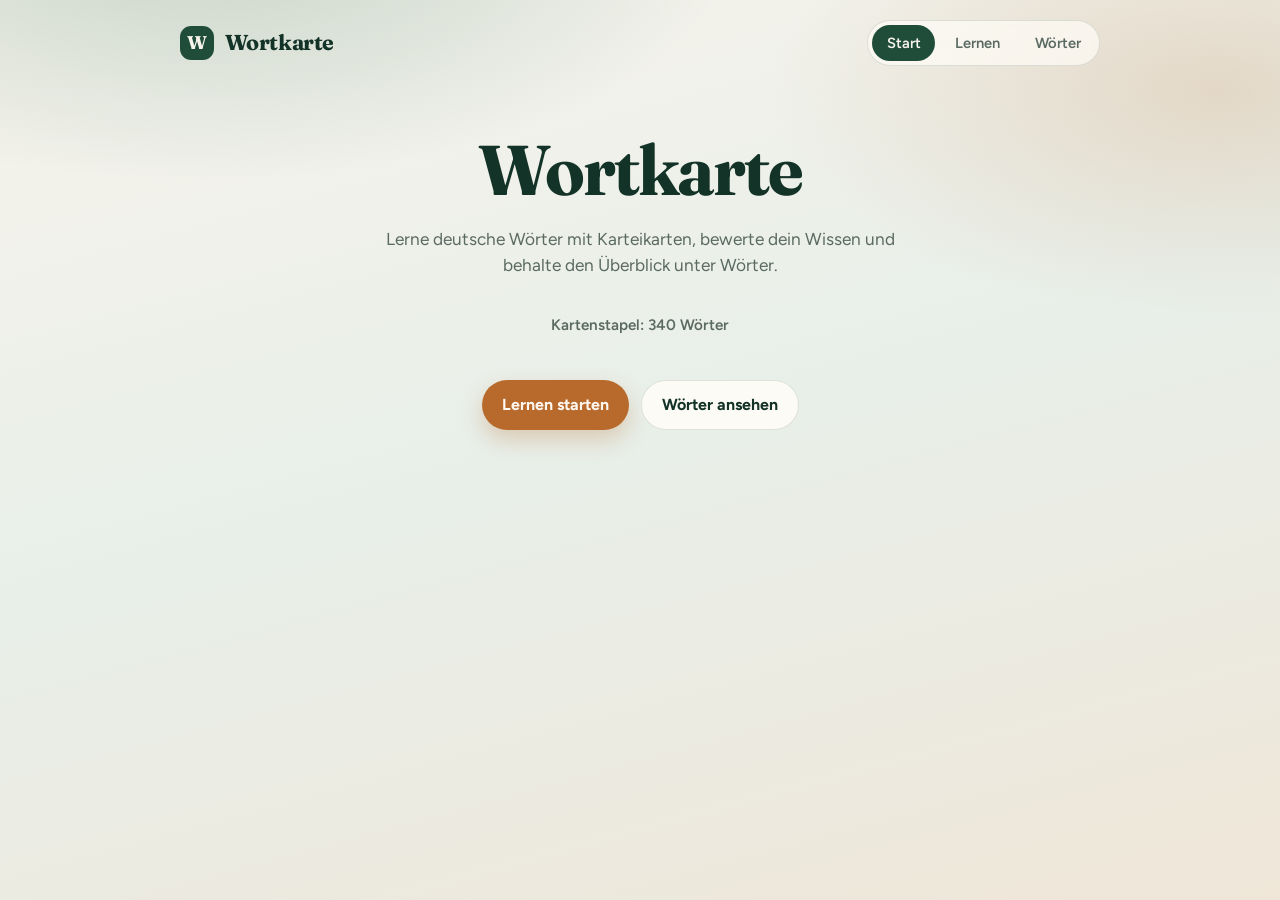
<file: index.html>
<!DOCTYPE html>
<html lang="de">
<head>
  <meta charset="UTF-8">
  <meta name="viewport" content="width=device-width, initial-scale=1.0, viewport-fit=cover">
  <meta name="theme-color" content="#1f4d3a">
  <meta name="apple-mobile-web-app-capable" content="yes">
  <meta name="apple-mobile-web-app-status-bar-style" content="default">
  <meta name="apple-mobile-web-app-title" content="Wortkarte">
  <title>Wortkarte — Deutsch lernen</title>
  <link rel="manifest" href="manifest.webmanifest">
  <link rel="icon" href="icon-192.png" type="image/png">
  <link rel="apple-touch-icon" href="icon-192.png">
  <link rel="preconnect" href="https://fonts.googleapis.com">
  <link rel="preconnect" href="https://fonts.gstatic.com" crossorigin>
  <link href="https://fonts.googleapis.com/css2?family=Figtree:wght@400;500;600;700&family=Fraunces:opsz,wght@9..144,500;9..144,700&display=swap" rel="stylesheet">
  <link rel="stylesheet" href="styles.css?v=343">
</head>
<body>
  <div class="atmosphere" aria-hidden="true"></div>

  <div id="app" class="app">
    <header class="topbar">
      <button type="button" class="brand" id="brand-btn" aria-label="Zur Startseite">
        <span class="brand-mark">W</span>
        <span class="brand-name">Wortkarte</span>
      </button>
      <nav class="nav" aria-label="Hauptnavigation">
        <button type="button" class="nav-btn" data-view="home" id="nav-home">Start</button>
        <button type="button" class="nav-btn" data-view="study" id="nav-study">Lernen</button>
        <button type="button" class="nav-btn" data-view="browse" id="nav-browse">Wörter</button>
      </nav>
    </header>

    <main id="main" class="main" aria-live="polite"></main>
  </div>

  <script src="words.js?v=343"></script>
  <script src="app.js?v=343"></script>
</body>
</html>
</file>
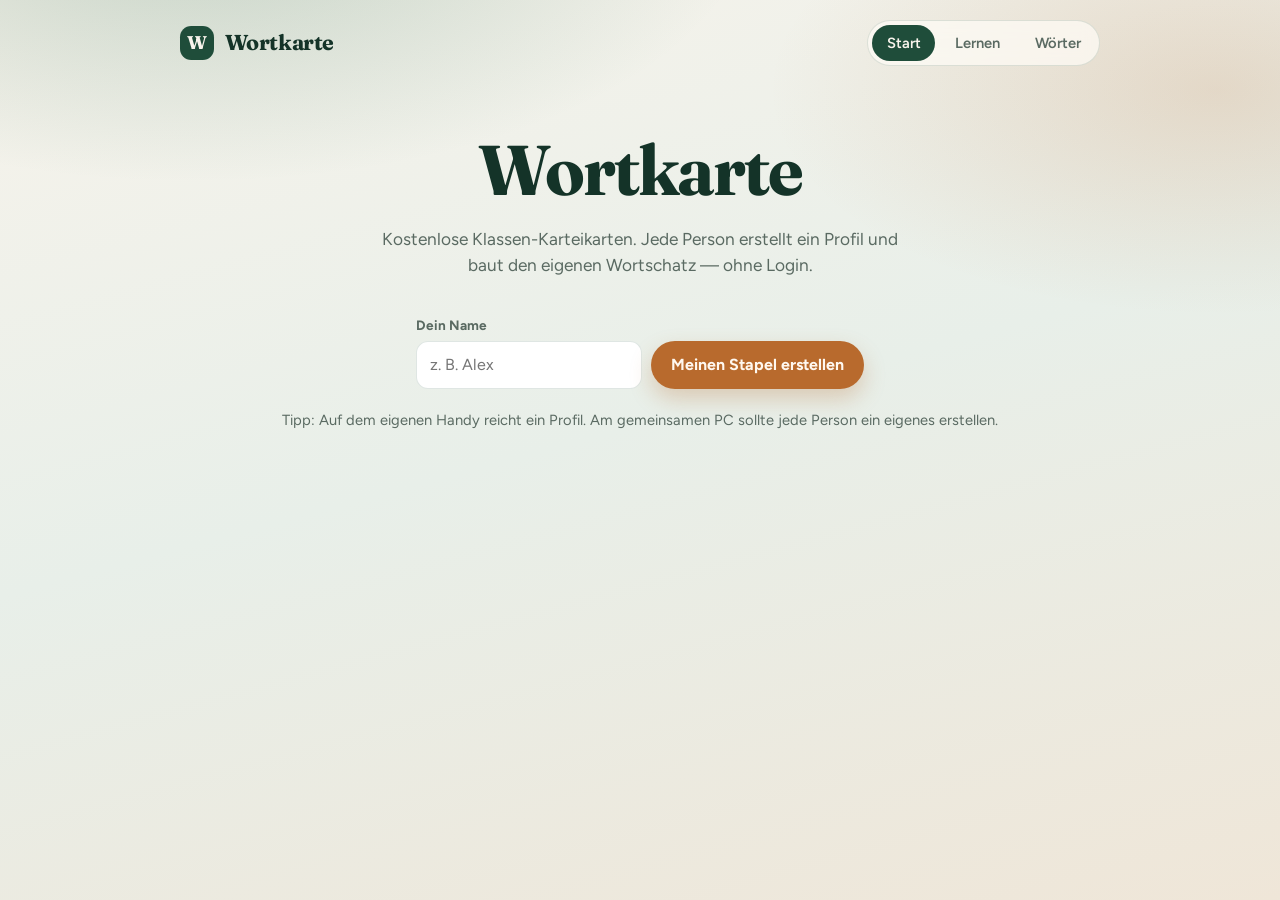
<file: flashcard-share/index.html>
<!DOCTYPE html>
<html lang="de">
<head>
  <meta charset="UTF-8">
  <meta name="viewport" content="width=device-width, initial-scale=1.0, viewport-fit=cover">
  <meta name="theme-color" content="#1f4d3a">
  <meta name="apple-mobile-web-app-capable" content="yes">
  <meta name="apple-mobile-web-app-status-bar-style" content="default">
  <meta name="apple-mobile-web-app-title" content="Wortkarte">
  <title>Wortkarte — Klassen-Stapel</title>
  <link rel="manifest" href="manifest.webmanifest">
  <link rel="icon" href="icon-192.png" type="image/png">
  <link rel="apple-touch-icon" href="icon-192.png">
  <link rel="preconnect" href="https://fonts.googleapis.com">
  <link rel="preconnect" href="https://fonts.gstatic.com" crossorigin>
  <link href="https://fonts.googleapis.com/css2?family=Figtree:wght@400;500;600;700&family=Fraunces:opsz,wght@9..144,500;9..144,700&display=swap" rel="stylesheet">
  <link rel="stylesheet" href="styles.css?v=share4">
</head>
<body>
  <div class="atmosphere" aria-hidden="true"></div>

  <div id="app" class="app">
    <header class="topbar">
      <button type="button" class="brand" id="brand-btn" aria-label="Zur Startseite">
        <span class="brand-mark">W</span>
        <span class="brand-name">Wortkarte</span>
      </button>
      <nav class="nav" aria-label="Hauptnavigation">
        <button type="button" class="nav-btn" data-view="home" id="nav-home">Start</button>
        <button type="button" class="nav-btn" data-view="study" id="nav-study">Lernen</button>
        <button type="button" class="nav-btn" data-view="browse" id="nav-browse">Wörter</button>
      </nav>
    </header>

    <main id="main" class="main" aria-live="polite"></main>
  </div>

  <script src="tracking-config.js"></script>
  <script src="words.js"></script>
  <script src="app.js?v=share4"></script>
</body>
</html>
</file>
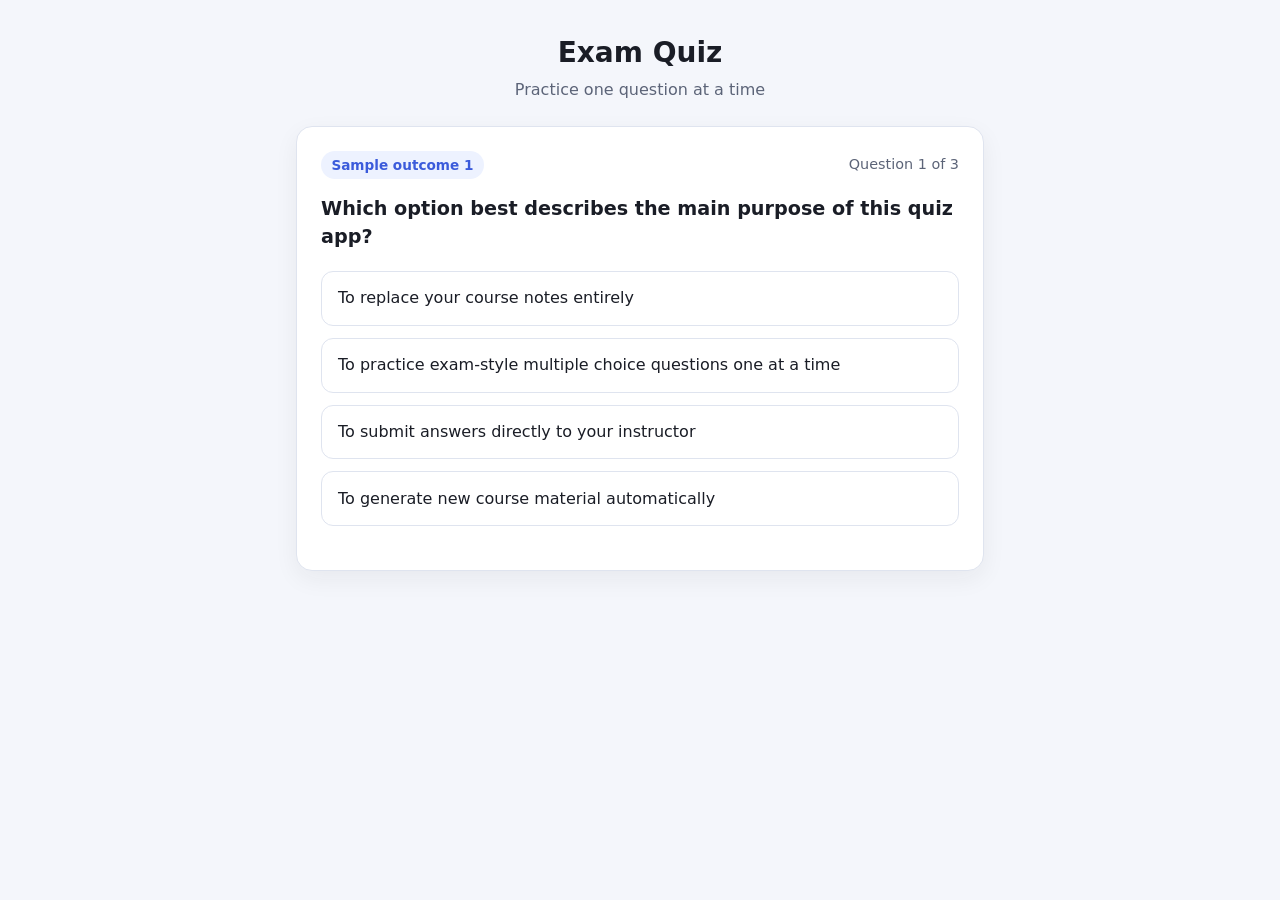
<file: quiz-app/index.html>
<!DOCTYPE html>
<html lang="en">
<head>
  <meta charset="UTF-8">
  <meta name="viewport" content="width=device-width, initial-scale=1.0">
  <title>Exam Quiz</title>
  <link rel="stylesheet" href="styles.css">
</head>
<body>
  <div class="app">
    <header class="header">
      <h1>Exam Quiz</h1>
      <p class="subtitle">Practice one question at a time</p>
    </header>

    <main id="quiz-screen" class="card">
      <div class="meta">
        <span id="topic-tag" class="tag"></span>
        <span id="progress" class="progress"></span>
      </div>

      <h2 id="question-text" class="question"></h2>

      <div id="options" class="options" role="radiogroup" aria-labelledby="question-text"></div>

      <div id="feedback" class="feedback hidden" aria-live="polite">
        <p id="result-label" class="result-label"></p>
        <p id="explanation" class="explanation"></p>
      </div>

      <div class="actions">
        <button id="next-btn" class="btn primary hidden" type="button">Next question</button>
      </div>
    </main>

    <main id="results-screen" class="card hidden">
      <h2>Quiz complete</h2>
      <p id="score-summary" class="score-summary"></p>
      <p id="score-detail" class="score-detail"></p>
      <button id="restart-btn" class="btn primary" type="button">Try again</button>
    </main>
  </div>

  <script src="questions.js"></script>
  <script src="app.js"></script>
</body>
</html>
</file>
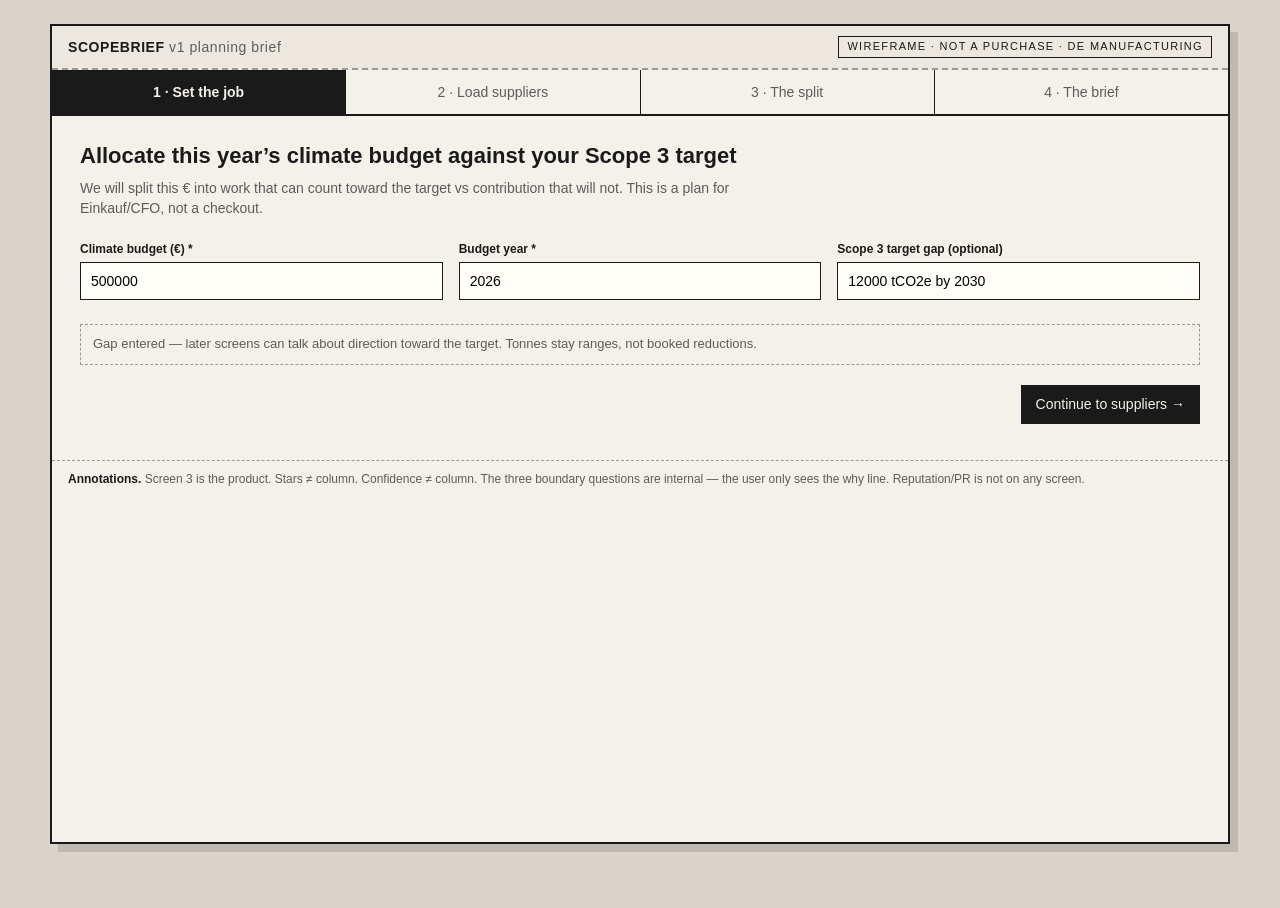
<file: scopebrief/wireframes/index.html>
<!DOCTYPE html>
<html lang="en">
<head>
  <meta charset="UTF-8" />
  <meta name="viewport" content="width=device-width, initial-scale=1" />
  <title>Scopebrief v1 — wireframes</title>
  <style>
    :root {
      --ink: #1a1a1a;
      --muted: #5c5c5c;
      --line: #2a2a2a;
      --paper: #f4f1ea;
      --card: #fffdf8;
      --dash: #9a9a9a;
      --in: #1f5c45;
      --in-bg: #e7f2ec;
      --out: #6b3a12;
      --out-bg: #f6ebe1;
      --warn: #7a5b00;
      --star: #c4a035;
    }
    * { box-sizing: border-box; }
    body {
      margin: 0;
      font: 14px/1.45 "IBM Plex Sans", "Helvetica Neue", sans-serif;
      color: var(--ink);
      background: #d8d4cb;
    }
    .app {
      max-width: 1180px;
      margin: 24px auto 64px;
      background: var(--paper);
      border: 2px solid var(--ink);
      min-height: 820px;
      box-shadow: 8px 8px 0 rgba(0,0,0,.12);
    }
    header.top {
      display: flex;
      justify-content: space-between;
      align-items: center;
      padding: 10px 16px;
      border-bottom: 2px dashed var(--dash);
      background: #ece8df;
    }
    .brand { font-weight: 700; letter-spacing: .04em; }
    .brand span { font-weight: 400; color: var(--muted); }
    .wf-tag {
      font-size: 11px;
      text-transform: uppercase;
      letter-spacing: .12em;
      border: 1px solid var(--ink);
      padding: 2px 8px;
    }
    .stepper {
      display: flex;
      gap: 0;
      border-bottom: 2px solid var(--ink);
    }
    .stepper button {
      flex: 1;
      background: transparent;
      border: 0;
      border-right: 1px solid var(--ink);
      padding: 12px 8px;
      cursor: pointer;
      font: inherit;
      color: var(--muted);
    }
    .stepper button:last-child { border-right: 0; }
    .stepper button.on {
      background: var(--ink);
      color: var(--paper);
      font-weight: 600;
    }
    .screen { display: none; padding: 24px 28px 36px; }
    .screen.on { display: block; }
    h1 { font-size: 22px; margin: 0 0 6px; }
    .lede { color: var(--muted); margin: 0 0 22px; max-width: 720px; }
    label { display: block; font-size: 12px; font-weight: 600; margin-bottom: 4px; }
    .field { margin-bottom: 16px; }
    input, select, textarea {
      width: 100%;
      padding: 8px 10px;
      border: 1.5px solid var(--ink);
      background: var(--card);
      font: inherit;
    }
    .row { display: grid; grid-template-columns: 1fr 1fr 1fr; gap: 16px; }
    .note {
      border: 1.5px dashed var(--dash);
      padding: 10px 12px;
      color: var(--muted);
      font-size: 13px;
      margin: 8px 0 20px;
    }
    .note.warn { border-color: var(--warn); color: var(--warn); background: #fff8e6; }
    .actions { display: flex; justify-content: flex-end; gap: 8px; margin-top: 12px; }
    button.btn {
      background: var(--card);
      border: 1.5px solid var(--ink);
      padding: 8px 14px;
      font: inherit;
      cursor: pointer;
    }
    button.btn.primary { background: var(--ink); color: var(--paper); }
    button.btn:disabled { opacity: .4; cursor: not-allowed; }
    table { width: 100%; border-collapse: collapse; background: var(--card); }
    th, td { border: 1px solid var(--ink); padding: 8px 10px; text-align: left; vertical-align: middle; }
    th { background: #ece8df; font-size: 12px; }
    .chip {
      display: inline-block;
      border: 1px solid var(--ink);
      padding: 1px 8px;
      font-size: 12px;
      background: #fff;
      cursor: pointer;
    }
    .stars { letter-spacing: 1px; color: var(--star); cursor: pointer; user-select: none; white-space: nowrap; }
    .stars .u { color: var(--muted); }
    .meta { font-size: 12px; color: var(--muted); margin: 0 0 12px; }
    .split-head {
      display: grid;
      grid-template-columns: repeat(4, 1fr);
      gap: 10px;
      margin-bottom: 18px;
    }
    .kpi {
      border: 1.5px solid var(--ink);
      padding: 10px 12px;
      background: var(--card);
    }
    .kpi b { display: block; font-size: 18px; }
    .kpi span { font-size: 11px; text-transform: uppercase; letter-spacing: .06em; color: var(--muted); }
    .cols { display: grid; grid-template-columns: 1.4fr .8fr; gap: 14px; }
    .col h2 {
      margin: 0;
      font-size: 13px;
      padding: 8px 10px;
      border: 1.5px solid var(--ink);
      border-bottom: 0;
    }
    .col.in h2 { background: var(--in-bg); color: var(--in); }
    .col.out h2 { background: var(--out-bg); color: var(--out); }
    .stack { border: 1.5px solid var(--ink); background: var(--card); }
    .card {
      padding: 10px 12px;
      border-bottom: 1px solid var(--ink);
      cursor: pointer;
    }
    .card:last-child { border-bottom: 0; }
    .card:hover { background: #f7f4ee; }
    .card .why { font-size: 12px; color: var(--muted); margin-top: 4px; }
    .amt { float: right; font-weight: 700; }
    .badge {
      font-size: 10px;
      text-transform: uppercase;
      letter-spacing: .06em;
      border: 1px solid currentColor;
      padding: 0 5px;
      margin-left: 6px;
    }
    .drawer-root { position: relative; }
    .drawer {
      display: none;
      position: fixed;
      top: 0; right: 0; bottom: 0;
      width: min(420px, 92vw);
      background: var(--paper);
      border-left: 2px solid var(--ink);
      box-shadow: -8px 0 0 rgba(0,0,0,.08);
      padding: 18px;
      z-index: 20;
      overflow: auto;
    }
    .drawer.on { display: block; }
    .scrim {
      display: none;
      position: fixed;
      inset: 0;
      background: rgba(0,0,0,.25);
      z-index: 15;
    }
    .scrim.on { display: block; }
    .act {
      border: 1.5px solid var(--ink);
      padding: 12px;
      margin-bottom: 10px;
      background: var(--card);
    }
    .act .rule { font-size: 12px; color: var(--muted); margin: 6px 0; }
    .btns { display: flex; gap: 6px; margin-top: 8px; }
    .btns button.on-fund { background: var(--in); color: #fff; border-color: var(--in); }
    .btns button.on-park { background: #555; color: #fff; }
    .btns button.on-rej { background: #fff; color: #888; text-decoration: line-through; }
    .upstream {
      display: none;
      margin-top: 8px;
      padding: 8px;
      border: 1.5px dashed var(--dash);
      font-size: 12px;
    }
    .upstream.on { display: block; }
    .brief {
      border: 1.5px solid var(--ink);
      background: var(--card);
      padding: 20px 24px;
    }
    .brief h2 { font-size: 16px; margin: 0 0 10px; }
    .quote {
      font-size: 15px;
      border-left: 3px solid var(--ink);
      padding-left: 12px;
      margin: 12px 0 18px;
    }
    footer.ann {
      padding: 10px 16px 16px;
      font-size: 12px;
      color: var(--muted);
      border-top: 1px dashed var(--dash);
    }
    .ann b { color: var(--ink); }
  </style>
</head>
<body>
  <div class="app">
    <header class="top">
      <div class="brand">SCOPEBRIEF <span>v1 planning brief</span></div>
      <div class="wf-tag">Wireframe · not a purchase · DE manufacturing</div>
    </header>
    <nav class="stepper" id="stepper">
      <button class="on" data-s="1">1 · Set the job</button>
      <button data-s="2">2 · Load suppliers</button>
      <button data-s="3">3 · The split</button>
      <button data-s="4">4 · The brief</button>
    </nav>

    <!-- SCREEN 1 -->
    <section class="screen on" id="s1">
      <h1>Allocate this year’s climate budget against your Scope 3 target</h1>
      <p class="lede">We will split this € into work that can count toward the target vs contribution that will not. This is a plan for Einkauf/CFO, not a checkout.</p>
      <div class="row">
        <div class="field">
          <label>Climate budget (€) *</label>
          <input id="budget" value="500000" />
        </div>
        <div class="field">
          <label>Budget year *</label>
          <input id="year" value="2026" />
        </div>
        <div class="field">
          <label>Scope 3 target gap (optional)</label>
          <input id="gap" placeholder="e.g. 12000 tCO2e still to cut" value="12000 tCO2e by 2030" />
        </div>
      </div>
      <div class="note" id="gapNote">Gap entered — later screens can talk about direction toward the target. Tonnes stay ranges, not booked reductions.</div>
      <div class="actions">
        <button class="btn primary" data-go="2">Continue to suppliers →</button>
      </div>
    </section>

    <!-- SCREEN 2 -->
    <section class="screen" id="s2">
      <h1>Load tier-1 suppliers</h1>
      <p class="lede">Paste the list you already have. Material class is inferred — correct a chip if it’s wrong. Do not enter tier-2 names. Stars are production substitutability, not a climate score. Default is unknown (?).</p>
      <p class="meta">12 suppliers in file · <b>5 = 80% of spend</b> shown · long tail collapsed · CSV/SAP extract</p>
      <table>
        <thead>
          <tr>
            <th>Tier-1 supplier</th>
            <th>Spend 2025</th>
            <th>Material (inferred)</th>
            <th>Origin</th>
            <th>Criticality</th>
            <th>PCF on file?</th>
          </tr>
        </thead>
        <tbody>
          <tr>
            <td>Salzgitter Mannesmann</td>
            <td>€4.20m</td>
            <td><span class="chip">steel</span></td>
            <td><span class="chip">DE</span></td>
            <td class="stars" data-v="5" title="Cannot substitute">★★★★★</td>
            <td>No</td>
          </tr>
          <tr>
            <td>Müller Präzision GmbH</td>
            <td>€1.10m</td>
            <td><span class="chip">steel</span></td>
            <td><span class="chip">DE</span></td>
            <td class="stars" data-v="5">★★★★★</td>
            <td>No</td>
          </tr>
          <tr>
            <td>Hydro Aluminium</td>
            <td>€2.80m</td>
            <td><span class="chip">aluminium</span></td>
            <td><span class="chip">NO</span></td>
            <td class="stars" data-v="4">★★★★☆</td>
            <td>Yes</td>
          </tr>
          <tr>
            <td>BASF SE</td>
            <td>€0.90m</td>
            <td><span class="chip">chemicals</span></td>
            <td><span class="chip">DE</span></td>
            <td class="stars" data-v="3">★★★☆☆</td>
            <td>No</td>
          </tr>
          <tr>
            <td>DHL Freight</td>
            <td>€0.40m</td>
            <td><span class="chip">logistics</span></td>
            <td><span class="chip">EU</span></td>
            <td class="stars" data-v="2">★★☆☆☆</td>
            <td>—</td>
          </tr>
          <tr>
            <td>Schubert Elektronik Handel</td>
            <td>€0.60m</td>
            <td><span class="chip">electronics</span></td>
            <td><span class="chip">?</span></td>
            <td class="stars u" data-v="0">? unknown</td>
            <td>No</td>
          </tr>
        </tbody>
      </table>
      <p class="meta" style="margin-top:10px">Click stars to cycle  ? → 1 → … → 5. Optional columns (volume, PCF) are not required to continue.</p>
      <div class="actions">
        <button class="btn" data-go="1">← Back</button>
        <button class="btn primary" data-go="3">See the split →</button>
      </div>
    </section>

    <!-- SCREEN 3 -->
    <section class="screen" id="s3">
      <h1>The split</h1>
      <p class="lede">Actions are pre-sorted. You are not asked accounting questions. Left = tier-1 rows with in-chain work. Right = residual contribution (not a second supplier list). Click a row to fund / park / reject.</p>
      <div class="split-head">
        <div class="kpi"><span>Budget 2026</span><b>€500k</b></div>
        <div class="kpi" style="background:var(--in-bg)"><span>In-chain (can count)</span><b>€340k</b></div>
        <div class="kpi" style="background:var(--out-bg)"><span>Outside-chain (will not)</span><b>€120k</b></div>
        <div class="kpi"><span>Unallocated</span><b>€40k</b></div>
      </div>
      <div class="note warn">Gap is 12 kt by 2030 — this in-chain package is in the right direction. Tonnes are ranges, not a booked reduction. Low-confidence rows are enabling only.</div>
      <div class="cols">
        <div class="col in">
          <h2>In-chain — can count toward the target</h2>
          <div class="stack">
            <div class="card" data-open="mueller">
              <span class="amt">€80k</span>
              <b>Müller Präzision GmbH</b> <span class="badge">★★★★★</span> <span class="badge">conf. low</span>
              <div class="why">In-chain because it changes machined steel you already buy. No PCF → enabling only (do not book tonnes). Stars block “switch supplier.”</div>
              <button class="btn" style="margin-top:8px;font-size:12px" data-up="mueller-up" onclick="event.stopPropagation()">Probable upstream ▾</button>
              <div class="upstream" id="mueller-up">
                Likely bar / melt on a coal-heavy grid · confidence 40–70%. Not a company name.
                <div class="btns">
                  <button class="btn">Looks right</button>
                  <button class="btn">Looks wrong</button>
                  <button class="btn">I don’t know</button>
                </div>
              </div>
            </div>
            <div class="card" data-open="salzgitter">
              <span class="amt">€140k</span>
              <b>Salzgitter Mannesmann</b> <span class="badge">★★★★★</span> <span class="badge">conf. med</span>
              <div class="why">In-chain: documented lower-carbon grade on existing PO, booked as PCF not as a credit.</div>
            </div>
            <div class="card" data-open="hydro">
              <span class="amt">€70k</span>
              <b>Hydro Aluminium</b> <span class="badge">★★★★</span> <span class="badge">conf. high</span>
              <div class="why">In-chain: PCF already on file — premium for lower-carbon billet can be described as a reduction range.</div>
            </div>
            <div class="card">
              <span class="amt">€50k</span>
              <b>DHL Freight</b> <span class="badge">★★</span> <span class="badge">conf. med</span>
              <div class="why">In-chain: contracted inbound lane (air → rail / HVO). Booked as cat. 4 activity data.</div>
            </div>
          </div>
        </div>
        <div class="col out">
          <h2>Outside-chain — will not count</h2>
          <div class="stack">
            <div class="card" data-open="bvcm">
              <span class="amt">€120k</span>
              <b>Residual contribution 2026</b> <span class="badge">BVCM</span>
              <div class="why">Outside-chain because the instrument is credit retirement for the gap in-chain will not close this year. Disclose separately. Do not net off Scope 3. Not tied to a supplier row.</div>
            </div>
          </div>
        </div>
      </div>
      <div class="actions">
        <button class="btn" data-go="2">← Back</button>
        <button class="btn primary" data-go="4">Lock into brief →</button>
      </div>
    </section>

    <!-- SCREEN 4 -->
    <section class="screen" id="s4">
      <h1>The brief</h1>
      <p class="lede">Decision record for Einkauf / CFO. This is not an order and not a credit purchase.</p>
      <article class="brief">
        <h2>Climate budget allocation 2026 — planning brief</h2>
        <p class="meta">Scopebrief v1 · Maschinenbau example · 18 Aug 2026</p>
        <p class="quote">Of <b>€500k</b>, <b>€340k</b> is in-chain work that can count toward the target (of which €80k is enabling data this year, €260k is potential reductions). <b>€120k</b> is residual contribution outside the value chain and will not be claimed as Scope 3. <b>€40k</b> unallocated.</p>
        <table>
          <thead><tr><th>State</th><th>Action</th><th>Column</th><th>€</th></tr></thead>
          <tbody>
            <tr><td>Fund</td><td>PCF from Müller Präzision (enabling)</td><td>In-chain</td><td>80k</td></tr>
            <tr><td>Fund</td><td>Lower-carbon grade · Salzgitter</td><td>In-chain</td><td>140k</td></tr>
            <tr><td>Fund</td><td>Low-carbon billet premium · Hydro</td><td>In-chain</td><td>70k</td></tr>
            <tr><td>Park</td><td>Process-heat measure · Salzgitter (wait for energy data)</td><td>In-chain</td><td>0</td></tr>
            <tr><td>Fund</td><td>High-integrity credits for residual gap</td><td>Outside-chain</td><td>120k</td></tr>
            <tr><td>Reject</td><td>Inset credits from the same mill as the PCF cut</td><td>—</td><td>—</td></tr>
          </tbody>
        </table>
        <p class="meta" style="margin-top:14px"><b>Open questions for Einkauf</b> — Can we pay a grade premium at Salzgitter without breaking the Rahmenvertrag? Müller is ★★★★★: dual-source is your ticket, not this budget.</p>
        <p class="meta"><b>Assumptions</b> — Material class inferred from name/NACE. Müller upstream unknown (don’t know). No T2 legal names used. Hydro PCF treated as usable. Credits never netted off inventory.</p>
      </article>
      <div class="actions">
        <button class="btn" data-go="3">← Adjust split</button>
        <button class="btn">Export PDF</button>
        <button class="btn primary">Lock plan · copy link</button>
      </div>
    </section>

    <footer class="ann">
      <b>Annotations.</b> Screen 3 is the product. Stars ≠ column. Confidence ≠ column. The three boundary questions are internal — the user only sees the why line. Reputation/PR is not on any screen.
    </footer>
  </div>

  <div class="scrim" id="scrim"></div>
  <aside class="drawer" id="drawer"></aside>

  <script>
    const go = (n) => {
      document.querySelectorAll(".screen").forEach((s) => s.classList.remove("on"));
      document.getElementById("s" + n).classList.add("on");
      document.querySelectorAll(".stepper button").forEach((b) => {
        b.classList.toggle("on", b.dataset.s === String(n));
      });
      window.scrollTo(0, 0);
    };
    document.getElementById("stepper").addEventListener("click", (e) => {
      const b = e.target.closest("button");
      if (b) go(b.dataset.s);
    });
    document.querySelectorAll("[data-go]").forEach((b) => {
      b.addEventListener("click", () => go(b.dataset.go));
    });

    const gap = document.getElementById("gap");
    const gapNote = document.getElementById("gapNote");
    const syncGap = () => {
      if (gap.value.trim()) {
        gapNote.className = "note";
        gapNote.textContent = "Gap entered — later screens can talk about direction toward the target. Tonnes stay ranges, not booked reductions.";
      } else {
        gapNote.className = "note warn";
        gapNote.textContent = "Without a gap, we rank leverage only. We will not say you are “on track.”";
      }
    };
    gap.addEventListener("input", syncGap);

    document.querySelectorAll(".stars").forEach((el) => {
      el.addEventListener("click", () => {
        let v = Number(el.dataset.v || 0);
        v = v >= 5 ? 0 : v + 1;
        el.dataset.v = v;
        if (v === 0) {
          el.classList.add("u");
          el.textContent = "? unknown";
        } else {
          el.classList.remove("u");
          el.textContent = "★".repeat(v) + "☆".repeat(5 - v);
        }
      });
    });

    const drawers = {
      mueller: `
        <p class="meta">Drawer 3a · T1 row · in-chain actions only</p>
        <h1 style="font-size:18px">Müller Präzision GmbH</h1>
        <p class="why">This supplier is in your value chain. The drawer only shows in-chain actions. Residual credits live on the right-hand line, not here.</p>
        <div class="act">
          <b>Pay for a product carbon footprint</b>
          <div class="rule">Why in-chain: changes how we measure parts we already buy (PCF), not a credit. Enabling — does not move the inventory this year.</div>
          <div>Suggested €80k · tCO2e n/a · time: 6–12 months · conf. low</div>
          <div class="rule">What would have to be true: mill / shop returns an auditable PCF; Einkauf can put it in the next data cycle.</div>
          <div class="btns">
            <button class="btn primary" data-st="fund">Fund</button>
            <button class="btn" data-st="park">Park</button>
            <button class="btn" data-st="rej">Reject</button>
          </div>
        </div>
        <div class="act">
          <b>Switch to an alternate machine shop</b>
          <div class="rule">Blocked as a default: criticality ★★★★★. Stars do not move this to outside-chain; they only block switching.</div>
          <div class="btns"><button class="btn" disabled>Not suggested</button></div>
        </div>
        <p class="meta">Override column only with a flagged assumption (not shown as a quiz).</p>
      `,
      salzgitter: `
        <p class="meta">Drawer 3a · in-chain</p>
        <h1 style="font-size:18px">Salzgitter Mannesmann</h1>
        <div class="act">
          <b>Documented lower-carbon steel grade on existing PO</b>
          <div class="rule">Why in-chain: booked as updated PCF / EF on purchased steel, not as a retired credit.</div>
          <div>Suggested €140k · 800–1,400 tCO2e range · 12–24 months · conf. med</div>
          <div class="btns">
            <button class="btn primary" data-st="fund">Fund</button>
            <button class="btn" data-st="park">Park</button>
            <button class="btn" data-st="rej">Reject</button>
          </div>
        </div>
        <div class="act">
          <b>Supplier process-heat measure, taken through their PCF</b>
          <div class="rule">In-chain but park: energy data not in yet. Right idea, not this cycle.</div>
          <div class="btns">
            <button class="btn" data-st="fund">Fund</button>
            <button class="btn primary" data-st="park">Park</button>
            <button class="btn" data-st="rej">Reject</button>
          </div>
        </div>
      `,
      hydro: `
        <p class="meta">Drawer 3a · in-chain · PCF on file</p>
        <h1 style="font-size:18px">Hydro Aluminium</h1>
        <div class="act">
          <b>Premium for lower-carbon billet</b>
          <div class="rule">Why in-chain: existing T1 contract + existing PCF. May be described as a reduction range.</div>
          <div>Suggested €70k · 400–700 tCO2e range · conf. high</div>
          <div class="btns">
            <button class="btn primary" data-st="fund">Fund</button>
            <button class="btn" data-st="park">Park</button>
            <button class="btn" data-st="rej">Reject</button>
          </div>
        </div>
      `,
      bvcm: `
        <p class="meta">Drawer 3a · residual line · outside-chain actions only</p>
        <h1 style="font-size:18px">Residual contribution 2026</h1>
        <p class="why">Not a supplier. This is leftover budget after in-chain suggestions, for the gap those actions will not close this year.</p>
        <div class="act">
          <b>High-integrity credit retirement (BVCM)</b>
          <div class="rule">Why outside-chain: instrument is a credit you would retire and disclose separately. Will not count toward the Scope 3 target. Do not net off the THG-Bilanz.</div>
          <div>Suggested €120k · contribution only · conf. n/a for inventory</div>
          <div class="btns">
            <button class="btn primary" data-st="fund">Fund</button>
            <button class="btn" data-st="park">Park</button>
            <button class="btn" data-st="rej">Reject</button>
          </div>
        </div>
        <div class="act">
          <b>Buy “inset credits” from the same mill as the Salzgitter grade switch</b>
          <div class="rule">Rejected by default: double-count lock. v1 already placed the PCF change in-chain.</div>
          <div class="btns"><button class="btn" data-st="rej">Reject</button></div>
        </div>
      `
    };

    const drawer = document.getElementById("drawer");
    const scrim = document.getElementById("scrim");
    const openDrawer = (key) => {
      drawer.innerHTML = `<button class="btn" id="closeD">Close</button>` + (drawers[key] || "<p>No drawer.</p>");
      drawer.classList.add("on");
      scrim.classList.add("on");
      document.getElementById("closeD").onclick = closeDrawer;
      drawer.querySelectorAll("[data-st]").forEach((b) => {
        b.addEventListener("click", () => {
          b.parentElement.querySelectorAll("button").forEach((x) => x.classList.remove("on-fund","on-park","on-rej","primary"));
          b.classList.add(b.dataset.st === "fund" ? "on-fund" : b.dataset.st === "park" ? "on-park" : "on-rej");
        });
      });
    };
    const closeDrawer = () => {
      drawer.classList.remove("on");
      scrim.classList.remove("on");
    };
    scrim.addEventListener("click", closeDrawer);
    document.getElementById("s3").addEventListener("click", (e) => {
      const up = e.target.closest("[data-up]");
      if (up) {
        document.getElementById(up.dataset.up).classList.toggle("on");
        return;
      }
      const card = e.target.closest("[data-open]");
      if (card) openDrawer(card.dataset.open);
    });
  </script>
</body>
</html>
</file>
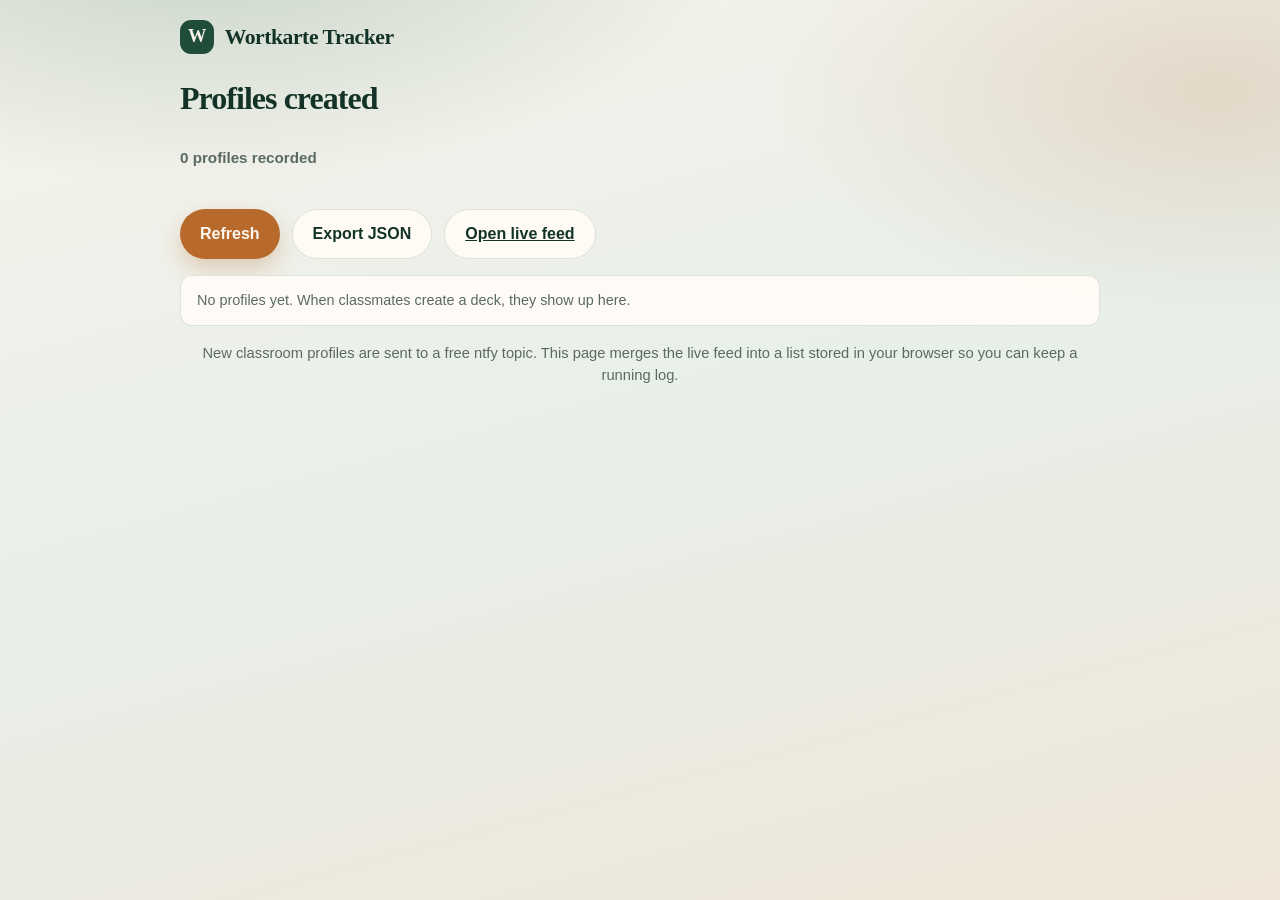
<file: flashcard-share/admin.html>
<!DOCTYPE html>
<html lang="en">
<head>
  <meta charset="UTF-8">
  <meta name="viewport" content="width=device-width, initial-scale=1.0">
  <title>Wortkarte — Profile tracker</title>
  <link rel="stylesheet" href="styles.css">
  <style>
    .admin-shell { display: grid; gap: 1rem; }
    .admin-list { list-style: none; margin: 0; padding: 0; display: grid; gap: 0.45rem; }
    .admin-item {
      display: grid;
      gap: 0.15rem;
      padding: 0.85rem 1rem;
      border: 1px solid var(--line);
      border-radius: 12px;
      background: var(--card);
    }
    .admin-name { font-weight: 700; color: var(--pine-deep); }
    .admin-meta { color: var(--muted); font-size: 0.9rem; }
  </style>
</head>
<body>
  <div class="atmosphere" aria-hidden="true"></div>
  <div class="app">
    <header class="topbar">
      <a class="brand" href="./index.html" style="text-decoration:none">
        <span class="brand-mark">W</span>
        <span class="brand-name">Wortkarte Tracker</span>
      </a>
    </header>
    <main class="panel admin-shell">
      <h1 class="hero-brand" style="font-size:2rem;margin:0">Profiles created</h1>
      <p class="meta-text" id="summary">Loading…</p>
      <div class="cta-row" style="justify-content:flex-start">
        <button type="button" class="btn btn-primary" id="refresh-btn">Refresh</button>
        <button type="button" class="btn btn-secondary" id="export-btn">Export JSON</button>
        <a class="btn btn-secondary" id="live-link" href="#" target="_blank" rel="noopener">Open live feed</a>
      </div>
      <ul class="admin-list" id="list"></ul>
      <p class="hint">
        New classroom profiles are sent to a free ntfy topic. This page merges the live feed into a list stored in your browser so you can keep a running log.
      </p>
    </main>
  </div>
  <script src="tracking-config.js"></script>
  <script>
    const STORE_KEY = "wortkarte.tracker.profiles.v1";
    const cfg = window.WORTKARTE_TRACKING || {};
    const topic = cfg.topic || "wortkarte-class-nicolaspicard";
    const endpoint = cfg.endpoint || `https://ntfy.sh/${topic}`;

    function loadLocal() {
      try {
        const raw = JSON.parse(localStorage.getItem(STORE_KEY) || "{}");
        return Array.isArray(raw.profiles) ? raw.profiles : [];
      } catch {
        return [];
      }
    }

    function saveLocal(profiles) {
      localStorage.setItem(STORE_KEY, JSON.stringify({ profiles }));
    }

    function mergeProfiles(existing, incoming) {
      const byKey = new Map();
      [...existing, ...incoming].forEach((p) => {
        const key = `${(p.name || "").toLowerCase()}|${p.createdAt || p.time || ""}`;
        if (!byKey.has(key)) byKey.set(key, p);
      });
      return [...byKey.values()].sort((a, b) => (b.createdAt || 0) - (a.createdAt || 0));
    }

    async function fetchRemote() {
      const url = `${endpoint}/json?poll=1&since=1h`;
      const res = await fetch(url);
      if (!res.ok) throw new Error("Feed unavailable");
      const text = await res.text();
      const lines = text.trim() ? text.trim().split("\n") : [];
      return lines.map((line) => {
        try {
          const msg = JSON.parse(line);
          let name = msg.message || "";
          let createdAt = (msg.time || 0) * 1000;
          try {
            const parsed = JSON.parse(msg.message);
            if (parsed && parsed.name) {
              name = parsed.name;
              createdAt = parsed.createdAt || createdAt;
            }
          } catch (_) {}
          return {
            id: msg.id,
            name: String(name).replace(/^Profile created:\s*/i, "").trim(),
            createdAt,
            source: "ntfy",
          };
        } catch {
          return null;
        }
      }).filter(Boolean);
    }

    function render(profiles) {
      document.getElementById("summary").textContent = `${profiles.length} profile${profiles.length === 1 ? "" : "s"} recorded`;
      document.getElementById("list").innerHTML = profiles.length
        ? profiles.map((p) => `
            <li class="admin-item">
              <div class="admin-name">${escapeHtml(p.name || "(unnamed)")}</div>
              <div class="admin-meta">${p.createdAt ? new Date(p.createdAt).toLocaleString() : "unknown time"}</div>
            </li>
          `).join("")
        : `<li class="admin-item"><div class="admin-meta">No profiles yet. When classmates create a deck, they show up here.</div></li>`;
    }

    function escapeHtml(value) {
      return String(value)
        .replaceAll("&", "&amp;")
        .replaceAll("<", "&lt;")
        .replaceAll(">", "&gt;")
        .replaceAll('"', "&quot;");
    }

    async function refresh() {
      const local = loadLocal();
      let remote = [];
      try {
        remote = await fetchRemote();
      } catch (error) {
        console.warn(error);
      }
      const merged = mergeProfiles(local, remote);
      saveLocal(merged);
      render(merged);
    }

    document.getElementById("live-link").href = `https://ntfy.sh/${topic}`;
    document.getElementById("refresh-btn").addEventListener("click", refresh);
    document.getElementById("export-btn").addEventListener("click", () => {
      const profiles = loadLocal();
      const blob = new Blob([JSON.stringify(profiles, null, 2)], { type: "application/json" });
      const url = URL.createObjectURL(blob);
      const a = document.createElement("a");
      a.href = url;
      a.download = "wortkarte-profiles.json";
      a.click();
      URL.revokeObjectURL(url);
    });

    refresh();
    setInterval(refresh, 15000);
  </script>
</body>
</html>
</file>
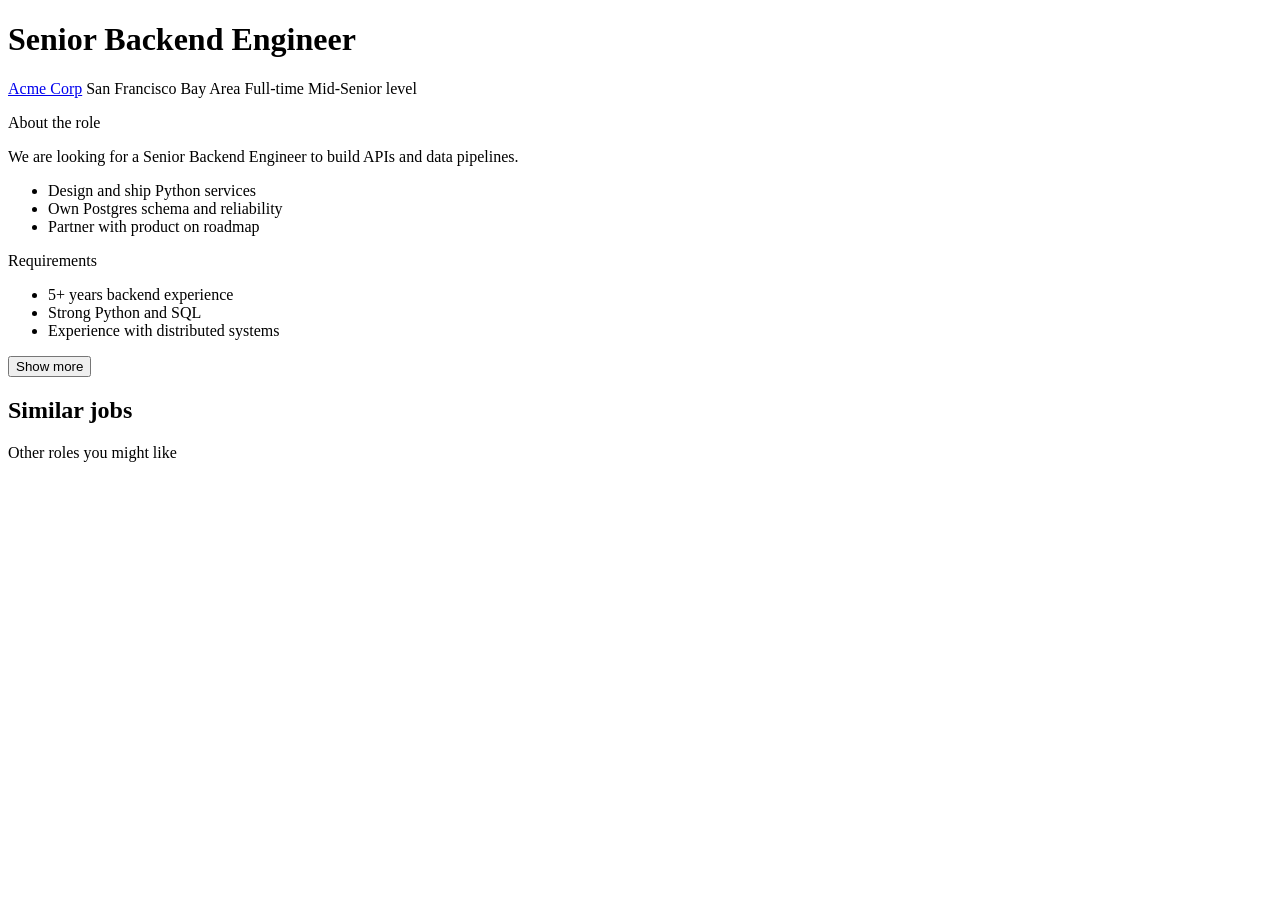
<file: tests/fixtures/sample_job.html>
<!DOCTYPE html>
<html>
<head>
  <title>Senior Backend Engineer | Acme Corp | LinkedIn</title>
</head>
<body>
  <h1 class="top-card-layout__title">Senior Backend Engineer</h1>
  <a class="topcard__org-name-link" href="/company/acme">Acme Corp</a>
  <span class="topcard__flavor--bullet">San Francisco Bay Area</span>
  <span>Full-time</span>
  <span>Mid-Senior level</span>
  <div class="description__text show-more-less-html">
    <div class="show-more-less-html__markup">
      <p>About the role</p>
      <p>We are looking for a Senior Backend Engineer to build APIs and data pipelines.</p>
      <ul>
        <li>Design and ship Python services</li>
        <li>Own Postgres schema and reliability</li>
        <li>Partner with product on roadmap</li>
      </ul>
      <p>Requirements</p>
      <ul>
        <li>5+ years backend experience</li>
        <li>Strong Python and SQL</li>
        <li>Experience with distributed systems</li>
      </ul>
      <button>Show more</button>
    </div>
  </div>
  <section>
    <h2>Similar jobs</h2>
    <p>Other roles you might like</p>
  </section>
</body>
</html>
</file>
<file: styles.css>
:root {
  --pine: #1f4d3a;
  --pine-deep: #143328;
  --moss: #3d7a5f;
  --linen: #f3eee4;
  --mist: #e7efe9;
  --ink: #1c2420;
  --muted: #5a6a62;
  --line: rgba(31, 77, 58, 0.14);
  --card: rgba(255, 252, 247, 0.92);
  --copper: #b86a2d;
  --copper-hover: #9a5622;
  --forgot: #a33b3b;
  --difficult: #b86a2d;
  --easy: #2f6f4e;
  --instant: #1f5f8a;
  --shadow: 0 18px 40px rgba(20, 51, 40, 0.12);
  --radius: 18px;
  --font-display: "Fraunces", Georgia, serif;
  --font-body: "Figtree", "Segoe UI", sans-serif;
}

* {
  box-sizing: border-box;
}

html,
body {
  margin: 0;
  min-height: 100%;
}

body {
  font-family: var(--font-body);
  color: var(--ink);
  background: var(--linen);
  line-height: 1.5;
}

button {
  font: inherit;
  cursor: pointer;
}

.atmosphere {
  position: fixed;
  inset: 0;
  z-index: -1;
  background:
    radial-gradient(ellipse 80% 55% at 15% -10%, rgba(61, 122, 95, 0.28), transparent 55%),
    radial-gradient(ellipse 70% 50% at 95% 10%, rgba(184, 106, 45, 0.18), transparent 50%),
    linear-gradient(165deg, #f7f3eb 0%, #e8efe9 48%, #efe6d8 100%);
}

.app {
  width: min(920px, calc(100% - 2rem));
  margin: 0 auto;
  padding: 1.25rem 0 3rem;
}

.topbar {
  display: flex;
  align-items: center;
  justify-content: space-between;
  gap: 1rem;
  margin-bottom: 1.75rem;
  animation: rise 0.55s ease both;
}

.brand {
  display: inline-flex;
  align-items: center;
  gap: 0.65rem;
  border: 0;
  background: transparent;
  padding: 0;
  color: var(--pine-deep);
}

.brand-mark {
  display: grid;
  place-items: center;
  width: 2.15rem;
  height: 2.15rem;
  border-radius: 0.7rem;
  background: var(--pine);
  color: #f8f4ec;
  font-family: var(--font-display);
  font-weight: 700;
  font-size: 1.15rem;
}

.brand-name {
  font-family: var(--font-display);
  font-size: 1.35rem;
  font-weight: 700;
  letter-spacing: -0.02em;
}

.nav {
  display: flex;
  gap: 0.35rem;
  background: rgba(255, 252, 247, 0.7);
  border: 1px solid var(--line);
  border-radius: 999px;
  padding: 0.25rem;
  backdrop-filter: blur(8px);
}

.nav-btn {
  border: 0;
  background: transparent;
  color: var(--muted);
  padding: 0.45rem 0.9rem;
  border-radius: 999px;
  font-weight: 600;
  font-size: 0.92rem;
  transition: background 0.2s ease, color 0.2s ease, transform 0.2s ease;
}

.nav-btn:hover {
  color: var(--pine);
}

.nav-btn.active {
  background: var(--pine);
  color: #f8f4ec;
}

.main {
  min-height: 60vh;
}

.panel {
  animation: rise 0.45s ease both;
}

.hero {
  display: grid;
  gap: 1.25rem;
  padding: 2.4rem 1.5rem 2rem;
  text-align: center;
}

.hero-brand {
  margin: 0;
  font-family: var(--font-display);
  font-size: clamp(2.6rem, 8vw, 4.4rem);
  line-height: 1.05;
  letter-spacing: -0.03em;
  color: var(--pine-deep);
}

.hero-lead {
  margin: 0 auto;
  max-width: 34rem;
  color: var(--muted);
  font-size: 1.08rem;
}

.cta-row {
  display: flex;
  flex-wrap: wrap;
  justify-content: center;
  gap: 0.75rem;
  margin-top: 0.5rem;
}

.btn {
  border: 0;
  border-radius: 999px;
  padding: 0.75rem 1.25rem;
  font-weight: 700;
  transition: transform 0.18s ease, background 0.18s ease, box-shadow 0.18s ease;
}

.btn:hover {
  transform: translateY(-1px);
}

.btn:active {
  transform: translateY(0);
}

.btn-primary {
  background: var(--copper);
  color: #fff8f0;
  box-shadow: 0 10px 22px rgba(184, 106, 45, 0.28);
}

.btn-primary:hover {
  background: var(--copper-hover);
}

.btn-secondary {
  background: rgba(255, 252, 247, 0.9);
  color: var(--pine-deep);
  border: 1px solid var(--line);
}

.btn-danger {
  background: var(--forgot);
  color: #fff5f5;
}

.btn-ghost {
  background: transparent;
  color: var(--muted);
  border: 1px solid transparent;
}

.btn-ghost:hover {
  border-color: var(--line);
  color: var(--pine);
}

.btn:disabled {
  opacity: 0.45;
  cursor: not-allowed;
  transform: none;
  box-shadow: none;
}

.study-shell,
.browse-shell {
  display: grid;
  gap: 1rem;
}

.study-meta,
.browse-toolbar {
  display: flex;
  align-items: center;
  justify-content: space-between;
  gap: 0.75rem;
  flex-wrap: wrap;
}

.meta-text {
  color: var(--muted);
  font-weight: 600;
  font-size: 0.95rem;
}

.flashcard {
  position: relative;
  min-height: 320px;
  perspective: 1200px;
  cursor: pointer;
  border: 0;
  background: transparent;
  width: 100%;
  padding: 0;
  text-align: left;
}

.flashcard-inner {
  position: relative;
  width: 100%;
  min-height: 320px;
  transform-style: preserve-3d;
  transition: transform 0.55s cubic-bezier(0.2, 0.8, 0.2, 1);
  border-radius: var(--radius);
  box-shadow: var(--shadow);
}

.flashcard.is-flipped .flashcard-inner {
  transform: rotateY(180deg);
}

.face {
  position: absolute;
  inset: 0;
  display: grid;
  align-content: center;
  gap: 0.85rem;
  padding: 2rem 1.5rem;
  border-radius: var(--radius);
  border: 1px solid var(--line);
  background: var(--card);
  backface-visibility: hidden;
  -webkit-backface-visibility: hidden;
  overflow-y: auto;
}

.face:has(.term-list),
.face:has(.face-word-multi) {
  align-content: start;
}

.face-back {
  transform: rotateY(180deg);
  background:
    linear-gradient(160deg, rgba(255, 252, 247, 0.96), rgba(231, 239, 233, 0.95));
}

.face-label {
  margin: 0;
  text-transform: uppercase;
  letter-spacing: 0.12em;
  font-size: 0.75rem;
  font-weight: 700;
  color: var(--moss);
}

.face-word {
  margin: 0;
  font-family: var(--font-display);
  font-size: clamp(1.15rem, 3.6vw, 2.1rem);
  line-height: 1.25;
  color: var(--pine-deep);
  letter-spacing: -0.02em;
  white-space: pre-line;
}

.face-word-multi {
  font-size: clamp(1.25rem, 4vw, 2.2rem);
  line-height: 1.35;
}

.face-meaning {
  margin: 0;
  font-size: 1.15rem;
  color: var(--ink);
  font-weight: 600;
}

.face-example {
  margin: 0;
  padding-top: 0.35rem;
  border-top: 1px solid var(--line);
  color: var(--muted);
}

.face-example strong,
.face-example span {
  display: block;
  white-space: pre-line;
}

.face-example strong {
  color: var(--pine);
  font-weight: 600;
  margin-bottom: 0.15rem;
}

.term-list {
  display: flex;
  flex-direction: column;
  gap: 0.85rem;
  width: 100%;
  text-align: left;
}

.term-block {
  padding-bottom: 0.7rem;
  border-bottom: 1px solid var(--line);
}

.term-block:last-child {
  padding-bottom: 0;
  border-bottom: 0;
}

.term-pair {
  margin: 0 0 0.35rem;
  display: flex;
  flex-direction: column;
  gap: 0.15rem;
}

.term-de {
  font-family: var(--font-display);
  font-size: 1.15rem;
  font-weight: 700;
  color: var(--pine-deep);
}

.term-en {
  font-size: 0.98rem;
  color: var(--ink);
  font-weight: 600;
}

.term-example {
  margin: 0;
  color: var(--muted);
  font-size: 0.9rem;
}

.term-example strong,
.term-example span {
  display: block;
  white-space: pre-line;
}

.term-example strong {
  color: var(--pine);
  font-weight: 600;
  margin-bottom: 0.1rem;
}

.term-list-browse {
  margin-top: 0.35rem;
}

.term-list-browse .term-de {
  font-size: 1rem;
}

.term-list-browse .term-en {
  font-size: 0.9rem;
  font-weight: 500;
}

.build-stamp {
  opacity: 0.55;
  font-size: 0.75rem;
}

.hint {
  margin: 0;
  text-align: center;
  color: var(--muted);
  font-size: 0.92rem;
}

.rating-row {
  display: grid;
  grid-template-columns: repeat(4, minmax(0, 1fr));
  gap: 0.55rem;
}

.rate-btn {
  border: 1px solid transparent;
  border-radius: 14px;
  padding: 0.85rem 0.5rem;
  font-weight: 700;
  color: #fff;
  transition: transform 0.18s ease, filter 0.18s ease;
}

.rate-btn:hover {
  transform: translateY(-1px);
  filter: brightness(1.05);
}

.rate-forgot { background: var(--forgot); }
.rate-difficult { background: var(--difficult); }
.rate-easy { background: var(--easy); }
.rate-instant { background: var(--instant); }

.empty-state,
.error-state {
  display: grid;
  gap: 0.85rem;
  justify-items: center;
  text-align: center;
  padding: 2.5rem 1.25rem;
  border: 1px dashed var(--line);
  border-radius: var(--radius);
  background: rgba(255, 252, 247, 0.65);
}

.empty-state h2,
.error-state h2 {
  margin: 0;
  font-family: var(--font-display);
  color: var(--pine-deep);
}

.empty-state p,
.error-state p {
  margin: 0;
  color: var(--muted);
  max-width: 28rem;
}

.control-block {
  display: grid;
  gap: 0.45rem;
  margin: 0.25rem 0 0.75rem;
}

.control-label {
  margin: 0;
  font-size: 0.82rem;
  font-weight: 700;
  letter-spacing: 0.04em;
  text-transform: uppercase;
  color: var(--muted);
}

.chip-row {
  display: flex;
  flex-wrap: wrap;
  gap: 0.4rem;
}

.filter-chip {
  border: 1px solid var(--line);
  background: rgba(255, 252, 247, 0.9);
  color: var(--pine-deep);
  border-radius: 999px;
  padding: 0.45rem 0.8rem;
  font-weight: 700;
  font-size: 0.88rem;
}

.filter-chip.is-active {
  background: var(--pine);
  border-color: var(--pine);
  color: #f8f4ec;
}

.filter-dropdown {
  border: 1px solid var(--line);
  border-radius: 12px;
  background: #fff;
  padding: 0.15rem 0.7rem;
}

.filter-dropdown summary {
  cursor: pointer;
  list-style: none;
  font-weight: 600;
  color: var(--pine-deep);
  padding: 0.55rem 0;
}

.filter-dropdown summary::-webkit-details-marker {
  display: none;
}

.filter-dropdown-menu {
  display: grid;
  gap: 0.35rem;
  padding: 0 0 0.65rem;
  border-top: 1px solid var(--line);
  padding-top: 0.55rem;
}

.filter-option {
  display: flex;
  align-items: center;
  gap: 0.55rem;
  font-weight: 600;
  color: var(--ink);
}

.filter-option input {
  width: 1.05rem;
  height: 1.05rem;
  accent-color: var(--pine);
}

.btn-small {
  justify-self: start;
  padding: 0.55rem 0.95rem;
  font-size: 0.9rem;
}

.study-controls {
  display: grid;
  gap: 0.75rem;
  padding: 0.85rem 1rem;
  border: 1px solid var(--line);
  border-radius: 14px;
  background: rgba(255, 252, 247, 0.75);
}

.browse-notice {
  margin: 0;
  padding: 0.75rem 1rem;
  border-radius: 12px;
  background: rgba(61, 122, 95, 0.12);
  color: var(--pine-deep);
  font-weight: 600;
}


.import-panel {
  border: 1px solid var(--line);
  border-radius: 14px;
  background: rgba(255, 252, 247, 0.8);
  padding: 0.85rem 1rem 1rem;
}

.import-panel summary {
  cursor: pointer;
  font-weight: 700;
  color: var(--pine-deep);
}

.import-help {
  margin: 0.65rem 0 0.85rem;
  color: var(--muted);
  font-size: 0.95rem;
}

.import-help code {
  font-family: ui-monospace, SFMono-Regular, Menlo, monospace;
  font-size: 0.88em;
}

.field-label {
  display: block;
  margin: 0.55rem 0 0.3rem;
  font-size: 0.85rem;
  font-weight: 700;
  color: var(--muted);
}

.field-input,
.import-text {
  width: 100%;
  border: 1px solid var(--line);
  border-radius: 12px;
  padding: 0.7rem 0.8rem;
  background: #fff;
  color: var(--ink);
  font: inherit;
}

.import-text {
  resize: vertical;
  min-height: 7rem;
}

.add-grid {
  margin-top: 0.75rem;
}

.import-actions {
  justify-content: flex-start;
  margin-top: 0.75rem;
}

.word-list {
  list-style: none;
  margin: 0;
  padding: 0;
  display: grid;
  gap: 0.55rem;
}

.word-item {
  display: grid;
  grid-template-columns: auto 1fr auto;
  gap: 0.85rem;
  align-items: start;
  padding: 0.95rem 1rem;
  border: 1px solid var(--line);
  border-radius: 14px;
  background: var(--card);
  transition: border-color 0.2s ease, transform 0.2s ease;
  animation: rise 0.4s ease both;
}

.word-item:hover {
  border-color: rgba(31, 77, 58, 0.28);
}

.word-item.is-selected {
  border-color: var(--moss);
  background: rgba(231, 239, 233, 0.85);
}

.word-check {
  margin-top: 0.35rem;
  width: 1.1rem;
  height: 1.1rem;
  accent-color: var(--pine);
}

.word-main {
  display: grid;
  gap: 0.2rem;
  min-width: 0;
}

.word-de {
  margin: 0;
  font-family: var(--font-display);
  font-size: 1.05rem;
  color: var(--pine-deep);
  font-weight: 700;
  line-height: 1.35;
  white-space: pre-line;
}

.word-example {
  white-space: pre-line;
}

.word-en {
  margin: 0;
  color: var(--ink);
  font-weight: 500;
}

.word-actions {
  display: flex;
  flex-wrap: wrap;
  gap: 0.4rem;
  margin-top: 0.45rem;
}

.word-item.is-editing {
  grid-template-columns: 1fr;
}

.edit-grid {
  display: grid;
  gap: 0.2rem;
  width: 100%;
}


.status-pill {
  display: inline-flex;
  align-items: center;
  justify-content: center;
  min-width: 5.5rem;
  padding: 0.35rem 0.7rem;
  border-radius: 999px;
  font-size: 0.78rem;
  font-weight: 700;
  letter-spacing: 0.02em;
  text-transform: capitalize;
  white-space: nowrap;
}

.status-none {
  background: rgba(90, 106, 98, 0.12);
  color: var(--muted);
}

.status-forgot {
  background: rgba(163, 59, 59, 0.14);
  color: var(--forgot);
}

.status-difficult {
  background: rgba(184, 106, 45, 0.16);
  color: var(--difficult);
}

.status-easy {
  background: rgba(47, 111, 78, 0.14);
  color: var(--easy);
}

.status-instant {
  background: rgba(31, 95, 138, 0.14);
  color: var(--instant);
}

@keyframes rise {
  from {
    opacity: 0;
    transform: translateY(10px);
  }
  to {
    opacity: 1;
    transform: translateY(0);
  }
}

@media (max-width: 680px) {
  .app {
    width: min(100% - 1.25rem, 920px);
  }

  .topbar {
    flex-direction: column;
    align-items: stretch;
  }

  .nav {
    width: 100%;
    justify-content: space-between;
  }

  .nav-btn {
    flex: 1;
    padding: 0.55rem 0.4rem;
    font-size: 0.85rem;
  }

  .rating-row {
    grid-template-columns: repeat(2, minmax(0, 1fr));
  }

  .word-item {
    grid-template-columns: auto 1fr;
  }

  .status-pill {
    grid-column: 2;
    justify-self: start;
  }
}
</file>
<file: flashcard-share/styles.css>
:root {
  --pine: #1f4d3a;
  --pine-deep: #143328;
  --moss: #3d7a5f;
  --linen: #f3eee4;
  --mist: #e7efe9;
  --ink: #1c2420;
  --muted: #5a6a62;
  --line: rgba(31, 77, 58, 0.14);
  --card: rgba(255, 252, 247, 0.92);
  --copper: #b86a2d;
  --copper-hover: #9a5622;
  --forgot: #a33b3b;
  --difficult: #b86a2d;
  --easy: #2f6f4e;
  --instant: #1f5f8a;
  --shadow: 0 18px 40px rgba(20, 51, 40, 0.12);
  --radius: 18px;
  --font-display: "Fraunces", Georgia, serif;
  --font-body: "Figtree", "Segoe UI", sans-serif;
}

* {
  box-sizing: border-box;
}

html,
body {
  margin: 0;
  min-height: 100%;
}

body {
  font-family: var(--font-body);
  color: var(--ink);
  background: var(--linen);
  line-height: 1.5;
}

button {
  font: inherit;
  cursor: pointer;
}

.atmosphere {
  position: fixed;
  inset: 0;
  z-index: -1;
  background:
    radial-gradient(ellipse 80% 55% at 15% -10%, rgba(61, 122, 95, 0.28), transparent 55%),
    radial-gradient(ellipse 70% 50% at 95% 10%, rgba(184, 106, 45, 0.18), transparent 50%),
    linear-gradient(165deg, #f7f3eb 0%, #e8efe9 48%, #efe6d8 100%);
}

.app {
  width: min(920px, calc(100% - 2rem));
  margin: 0 auto;
  padding: 1.25rem 0 3rem;
}

.topbar {
  display: flex;
  align-items: center;
  justify-content: space-between;
  gap: 1rem;
  margin-bottom: 1.75rem;
  animation: rise 0.55s ease both;
}

.brand {
  display: inline-flex;
  align-items: center;
  gap: 0.65rem;
  border: 0;
  background: transparent;
  padding: 0;
  color: var(--pine-deep);
}

.brand-mark {
  display: grid;
  place-items: center;
  width: 2.15rem;
  height: 2.15rem;
  border-radius: 0.7rem;
  background: var(--pine);
  color: #f8f4ec;
  font-family: var(--font-display);
  font-weight: 700;
  font-size: 1.15rem;
}

.brand-name {
  font-family: var(--font-display);
  font-size: 1.35rem;
  font-weight: 700;
  letter-spacing: -0.02em;
}

.nav {
  display: flex;
  gap: 0.35rem;
  background: rgba(255, 252, 247, 0.7);
  border: 1px solid var(--line);
  border-radius: 999px;
  padding: 0.25rem;
  backdrop-filter: blur(8px);
}

.nav-btn {
  border: 0;
  background: transparent;
  color: var(--muted);
  padding: 0.45rem 0.9rem;
  border-radius: 999px;
  font-weight: 600;
  font-size: 0.92rem;
  transition: background 0.2s ease, color 0.2s ease, transform 0.2s ease;
}

.nav-btn:hover {
  color: var(--pine);
}

.nav-btn.active {
  background: var(--pine);
  color: #f8f4ec;
}

.main {
  min-height: 60vh;
}

.panel {
  animation: rise 0.45s ease both;
}

.hero {
  display: grid;
  gap: 1.25rem;
  padding: 2.4rem 1.5rem 2rem;
  text-align: center;
}

.hero-brand {
  margin: 0;
  font-family: var(--font-display);
  font-size: clamp(2.6rem, 8vw, 4.4rem);
  line-height: 1.05;
  letter-spacing: -0.03em;
  color: var(--pine-deep);
}

.hero-lead {
  margin: 0 auto;
  max-width: 34rem;
  color: var(--muted);
  font-size: 1.08rem;
}

.cta-row {
  display: flex;
  flex-wrap: wrap;
  justify-content: center;
  gap: 0.75rem;
  margin-top: 0.5rem;
}

.btn {
  border: 0;
  border-radius: 999px;
  padding: 0.75rem 1.25rem;
  font-weight: 700;
  transition: transform 0.18s ease, background 0.18s ease, box-shadow 0.18s ease;
}

.btn:hover {
  transform: translateY(-1px);
}

.btn:active {
  transform: translateY(0);
}

.btn-primary {
  background: var(--copper);
  color: #fff8f0;
  box-shadow: 0 10px 22px rgba(184, 106, 45, 0.28);
}

.btn-primary:hover {
  background: var(--copper-hover);
}

.btn-secondary {
  background: rgba(255, 252, 247, 0.9);
  color: var(--pine-deep);
  border: 1px solid var(--line);
}

.btn-danger {
  background: var(--forgot);
  color: #fff5f5;
}

.btn-ghost {
  background: transparent;
  color: var(--muted);
  border: 1px solid transparent;
}

.btn-ghost:hover {
  border-color: var(--line);
  color: var(--pine);
}

.btn:disabled {
  opacity: 0.45;
  cursor: not-allowed;
  transform: none;
  box-shadow: none;
}

.study-shell,
.browse-shell {
  display: grid;
  gap: 1rem;
}

.study-meta,
.browse-toolbar {
  display: flex;
  align-items: center;
  justify-content: space-between;
  gap: 0.75rem;
  flex-wrap: wrap;
}

.meta-text {
  color: var(--muted);
  font-weight: 600;
  font-size: 0.95rem;
}

.flashcard {
  position: relative;
  min-height: 320px;
  perspective: 1200px;
  cursor: pointer;
  border: 0;
  background: transparent;
  width: 100%;
  padding: 0;
  text-align: left;
}

.flashcard-inner {
  position: relative;
  width: 100%;
  min-height: 320px;
  transform-style: preserve-3d;
  transition: transform 0.55s cubic-bezier(0.2, 0.8, 0.2, 1);
  border-radius: var(--radius);
  box-shadow: var(--shadow);
}

.flashcard.is-flipped .flashcard-inner {
  transform: rotateY(180deg);
}

.face {
  position: absolute;
  inset: 0;
  display: grid;
  align-content: center;
  gap: 0.85rem;
  padding: 2rem 1.5rem;
  border-radius: var(--radius);
  border: 1px solid var(--line);
  background: var(--card);
  backface-visibility: hidden;
  -webkit-backface-visibility: hidden;
}

.face-back {
  transform: rotateY(180deg);
  background:
    linear-gradient(160deg, rgba(255, 252, 247, 0.96), rgba(231, 239, 233, 0.95));
}

.face-label {
  margin: 0;
  text-transform: uppercase;
  letter-spacing: 0.12em;
  font-size: 0.75rem;
  font-weight: 700;
  color: var(--moss);
}

.face-word {
  margin: 0;
  font-family: var(--font-display);
  font-size: clamp(1.8rem, 5vw, 2.6rem);
  line-height: 1.15;
  color: var(--pine-deep);
  letter-spacing: -0.02em;
}

.face-meaning {
  margin: 0;
  font-size: 1.15rem;
  color: var(--ink);
  font-weight: 600;
}

.face-example {
  margin: 0;
  padding-top: 0.35rem;
  border-top: 1px solid var(--line);
  color: var(--muted);
}

.face-example strong {
  display: block;
  color: var(--pine);
  font-weight: 600;
  margin-bottom: 0.15rem;
}

.hint {
  margin: 0;
  text-align: center;
  color: var(--muted);
  font-size: 0.92rem;
}

.rating-row {
  display: grid;
  grid-template-columns: repeat(4, minmax(0, 1fr));
  gap: 0.55rem;
}

.rate-btn {
  border: 1px solid transparent;
  border-radius: 14px;
  padding: 0.85rem 0.5rem;
  font-weight: 700;
  color: #fff;
  transition: transform 0.18s ease, filter 0.18s ease;
}

.rate-btn:hover {
  transform: translateY(-1px);
  filter: brightness(1.05);
}

.rate-forgot { background: var(--forgot); }
.rate-difficult { background: var(--difficult); }
.rate-easy { background: var(--easy); }
.rate-instant { background: var(--instant); }

.empty-state,
.error-state {
  display: grid;
  gap: 0.85rem;
  justify-items: center;
  text-align: center;
  padding: 2.5rem 1.25rem;
  border: 1px dashed var(--line);
  border-radius: var(--radius);
  background: rgba(255, 252, 247, 0.65);
}

.empty-state h2,
.error-state h2 {
  margin: 0;
  font-family: var(--font-display);
  color: var(--pine-deep);
}

.empty-state p,
.error-state p {
  margin: 0;
  color: var(--muted);
  max-width: 28rem;
}

.control-block {
  display: grid;
  gap: 0.45rem;
  margin: 0.25rem 0 0.75rem;
}

.control-label {
  margin: 0;
  font-size: 0.82rem;
  font-weight: 700;
  letter-spacing: 0.04em;
  text-transform: uppercase;
  color: var(--muted);
}

.chip-row {
  display: flex;
  flex-wrap: wrap;
  gap: 0.4rem;
}

.filter-chip {
  border: 1px solid var(--line);
  background: rgba(255, 252, 247, 0.9);
  color: var(--pine-deep);
  border-radius: 999px;
  padding: 0.45rem 0.8rem;
  font-weight: 700;
  font-size: 0.88rem;
}

.filter-chip.is-active {
  background: var(--pine);
  border-color: var(--pine);
  color: #f8f4ec;
}

.filter-dropdown {
  border: 1px solid var(--line);
  border-radius: 12px;
  background: #fff;
  padding: 0.15rem 0.7rem;
}

.filter-dropdown summary {
  cursor: pointer;
  list-style: none;
  font-weight: 600;
  color: var(--pine-deep);
  padding: 0.55rem 0;
}

.filter-dropdown summary::-webkit-details-marker {
  display: none;
}

.filter-dropdown-menu {
  display: grid;
  gap: 0.35rem;
  padding: 0 0 0.65rem;
  border-top: 1px solid var(--line);
  padding-top: 0.55rem;
}

.filter-option {
  display: flex;
  align-items: center;
  gap: 0.55rem;
  font-weight: 600;
  color: var(--ink);
}

.filter-option input {
  width: 1.05rem;
  height: 1.05rem;
  accent-color: var(--pine);
}


.btn-small {
  justify-self: start;
  padding: 0.55rem 0.95rem;
  font-size: 0.9rem;
}

.study-controls {
  display: grid;
  gap: 0.75rem;
  padding: 0.85rem 1rem;
  border: 1px solid var(--line);
  border-radius: 14px;
  background: rgba(255, 252, 247, 0.75);
}

.browse-notice {
  margin: 0;
  padding: 0.75rem 1rem;
  border-radius: 12px;
  background: rgba(61, 122, 95, 0.12);
  color: var(--pine-deep);
  font-weight: 600;
}


.import-panel {
  border: 1px solid var(--line);
  border-radius: 14px;
  background: rgba(255, 252, 247, 0.8);
  padding: 0.85rem 1rem 1rem;
}

.import-panel summary {
  cursor: pointer;
  font-weight: 700;
  color: var(--pine-deep);
}

.import-help {
  margin: 0.65rem 0 0.85rem;
  color: var(--muted);
  font-size: 0.95rem;
}

.import-help code {
  font-family: ui-monospace, SFMono-Regular, Menlo, monospace;
  font-size: 0.88em;
}

.field-label {
  display: block;
  margin: 0.55rem 0 0.3rem;
  font-size: 0.85rem;
  font-weight: 700;
  color: var(--muted);
}

.field-input,
.import-text {
  width: 100%;
  border: 1px solid var(--line);
  border-radius: 12px;
  padding: 0.7rem 0.8rem;
  background: #fff;
  color: var(--ink);
  font: inherit;
}

.import-text {
  resize: vertical;
  min-height: 7rem;
}

.add-grid {
  margin-top: 0.75rem;
}

.import-actions {
  justify-content: flex-start;
  margin-top: 0.75rem;
}

.word-list {
  list-style: none;
  margin: 0;
  padding: 0;
  display: grid;
  gap: 0.55rem;
}

.word-item {
  display: grid;
  grid-template-columns: auto 1fr auto;
  gap: 0.85rem;
  align-items: start;
  padding: 0.95rem 1rem;
  border: 1px solid var(--line);
  border-radius: 14px;
  background: var(--card);
  transition: border-color 0.2s ease, transform 0.2s ease;
  animation: rise 0.4s ease both;
}

.word-item:hover {
  border-color: rgba(31, 77, 58, 0.28);
}

.word-item.is-selected {
  border-color: var(--moss);
  background: rgba(231, 239, 233, 0.85);
}

.word-check {
  margin-top: 0.35rem;
  width: 1.1rem;
  height: 1.1rem;
  accent-color: var(--pine);
}

.word-main {
  display: grid;
  gap: 0.2rem;
  min-width: 0;
}

.word-de {
  margin: 0;
  font-family: var(--font-display);
  font-size: 1.2rem;
  color: var(--pine-deep);
  font-weight: 700;
}

.word-en {
  margin: 0;
  color: var(--ink);
  font-weight: 500;
}

.word-actions {
  display: flex;
  flex-wrap: wrap;
  gap: 0.4rem;
  margin-top: 0.45rem;
}

.word-item.is-editing {
  grid-template-columns: 1fr;
}

.edit-grid {
  display: grid;
  gap: 0.2rem;
  width: 100%;
}

.classroom-home {
  text-align: center;
}

.profile-create {
  width: min(100%, 28rem);
  margin: 0.5rem auto 0;
  text-align: left;
}

.profile-create-row {
  display: flex;
  gap: 0.55rem;
  flex-wrap: wrap;
}

.profile-create-row .field-input {
  flex: 1 1 12rem;
}

.profile-list-wrap {
  width: min(100%, 28rem);
  margin: 1.25rem auto 0;
  text-align: left;
}

.profile-heading {
  margin: 0 0 0.55rem;
  font-family: var(--font-display);
  font-size: 1.15rem;
  color: var(--pine-deep);
}

.profile-list {
  list-style: none;
  margin: 0;
  padding: 0;
  display: grid;
  gap: 0.45rem;
}

.profile-item {
  display: grid;
  grid-template-columns: 1fr auto;
  gap: 0.35rem;
  align-items: center;
  border: 1px solid var(--line);
  border-radius: 14px;
  background: var(--card);
  padding: 0.35rem;
}

.profile-item.is-active {
  border-color: var(--moss);
  background: rgba(231, 239, 233, 0.9);
}

.profile-select {
  border: 0;
  background: transparent;
  text-align: left;
  padding: 0.55rem 0.65rem;
  display: grid;
  gap: 0.1rem;
  color: inherit;
  width: 100%;
}

.profile-name {
  font-weight: 700;
  color: var(--pine-deep);
}

.profile-meta {
  color: var(--muted);
  font-size: 0.88rem;
}

.profile-delete {
  padding: 0.45rem 0.7rem;
  font-size: 0.85rem;
}


.status-pill {
  display: inline-flex;
  align-items: center;
  justify-content: center;
  min-width: 5.5rem;
  padding: 0.35rem 0.7rem;
  border-radius: 999px;
  font-size: 0.78rem;
  font-weight: 700;
  letter-spacing: 0.02em;
  text-transform: capitalize;
  white-space: nowrap;
}

.status-none {
  background: rgba(90, 106, 98, 0.12);
  color: var(--muted);
}

.status-forgot {
  background: rgba(163, 59, 59, 0.14);
  color: var(--forgot);
}

.status-difficult {
  background: rgba(184, 106, 45, 0.16);
  color: var(--difficult);
}

.status-easy {
  background: rgba(47, 111, 78, 0.14);
  color: var(--easy);
}

.status-instant {
  background: rgba(31, 95, 138, 0.14);
  color: var(--instant);
}

@keyframes rise {
  from {
    opacity: 0;
    transform: translateY(10px);
  }
  to {
    opacity: 1;
    transform: translateY(0);
  }
}

@media (max-width: 680px) {
  .app {
    width: min(100% - 1.25rem, 920px);
  }

  .topbar {
    flex-direction: column;
    align-items: stretch;
  }

  .nav {
    width: 100%;
    justify-content: space-between;
  }

  .nav-btn {
    flex: 1;
    padding: 0.55rem 0.4rem;
    font-size: 0.85rem;
  }

  .rating-row {
    grid-template-columns: repeat(2, minmax(0, 1fr));
  }

  .word-item {
    grid-template-columns: auto 1fr;
  }

  .status-pill {
    grid-column: 2;
    justify-self: start;
  }
}
</file>
<file: quiz-app/styles.css>
:root {
  --bg: #f4f6fb;
  --card: #ffffff;
  --text: #1a1d26;
  --muted: #5c6478;
  --border: #dfe4ef;
  --primary: #3b5bdb;
  --primary-hover: #2f4ac0;
  --success: #2b8a3e;
  --success-bg: #ebfbee;
  --error: #c92a2a;
  --error-bg: #fff5f5;
}

* {
  box-sizing: border-box;
}

body {
  margin: 0;
  min-height: 100vh;
  font-family: "Segoe UI", system-ui, -apple-system, sans-serif;
  background: var(--bg);
  color: var(--text);
  line-height: 1.5;
}

.app {
  max-width: 720px;
  margin: 0 auto;
  padding: 2rem 1rem 3rem;
}

.header {
  text-align: center;
  margin-bottom: 1.5rem;
}

.header h1 {
  margin: 0 0 0.25rem;
  font-size: 1.75rem;
}

.subtitle {
  margin: 0;
  color: var(--muted);
}

.card {
  background: var(--card);
  border: 1px solid var(--border);
  border-radius: 16px;
  padding: 1.5rem;
  box-shadow: 0 8px 24px rgba(26, 29, 38, 0.06);
}

.hidden {
  display: none !important;
}

.meta {
  display: flex;
  justify-content: space-between;
  align-items: center;
  gap: 1rem;
  margin-bottom: 1rem;
}

.tag {
  display: inline-block;
  padding: 0.25rem 0.65rem;
  border-radius: 999px;
  background: #edf2ff;
  color: var(--primary);
  font-size: 0.85rem;
  font-weight: 600;
}

.progress {
  color: var(--muted);
  font-size: 0.9rem;
}

.question {
  margin: 0 0 1.25rem;
  font-size: 1.2rem;
  line-height: 1.45;
}

.options {
  display: grid;
  gap: 0.75rem;
}

.option {
  width: 100%;
  text-align: left;
  padding: 0.9rem 1rem;
  border: 1px solid var(--border);
  border-radius: 12px;
  background: #fff;
  color: var(--text);
  font: inherit;
  cursor: pointer;
  transition: border-color 0.15s, background 0.15s, transform 0.05s;
}

.option:hover:not(:disabled) {
  border-color: var(--primary);
  background: #f8faff;
}

.option:active:not(:disabled) {
  transform: scale(0.995);
}

.option:disabled {
  cursor: default;
}

.option.selected {
  border-color: var(--primary);
  background: #edf2ff;
}

.option.correct {
  border-color: var(--success);
  background: var(--success-bg);
}

.option.incorrect {
  border-color: var(--error);
  background: var(--error-bg);
}

.feedback {
  margin-top: 1.25rem;
  padding: 1rem;
  border-radius: 12px;
  background: #f8f9fc;
  border: 1px solid var(--border);
}

.result-label {
  margin: 0 0 0.35rem;
  font-weight: 700;
}

.result-label.correct {
  color: var(--success);
}

.result-label.incorrect {
  color: var(--error);
}

.explanation {
  margin: 0;
  color: var(--muted);
}

.actions {
  margin-top: 1.25rem;
  display: flex;
  justify-content: flex-end;
}

.btn {
  border: none;
  border-radius: 10px;
  padding: 0.75rem 1.1rem;
  font: inherit;
  font-weight: 600;
  cursor: pointer;
}

.btn.primary {
  background: var(--primary);
  color: #fff;
}

.btn.primary:hover {
  background: var(--primary-hover);
}

.score-summary {
  font-size: 1.35rem;
  font-weight: 700;
  margin: 0 0 0.5rem;
}

.score-detail {
  margin: 0 0 1.25rem;
  color: var(--muted);
}

@media (max-width: 600px) {
  .app {
    padding: 1rem 0.75rem 2rem;
  }

  .card {
    padding: 1.1rem;
  }

  .question {
    font-size: 1.05rem;
  }
}
</file>
